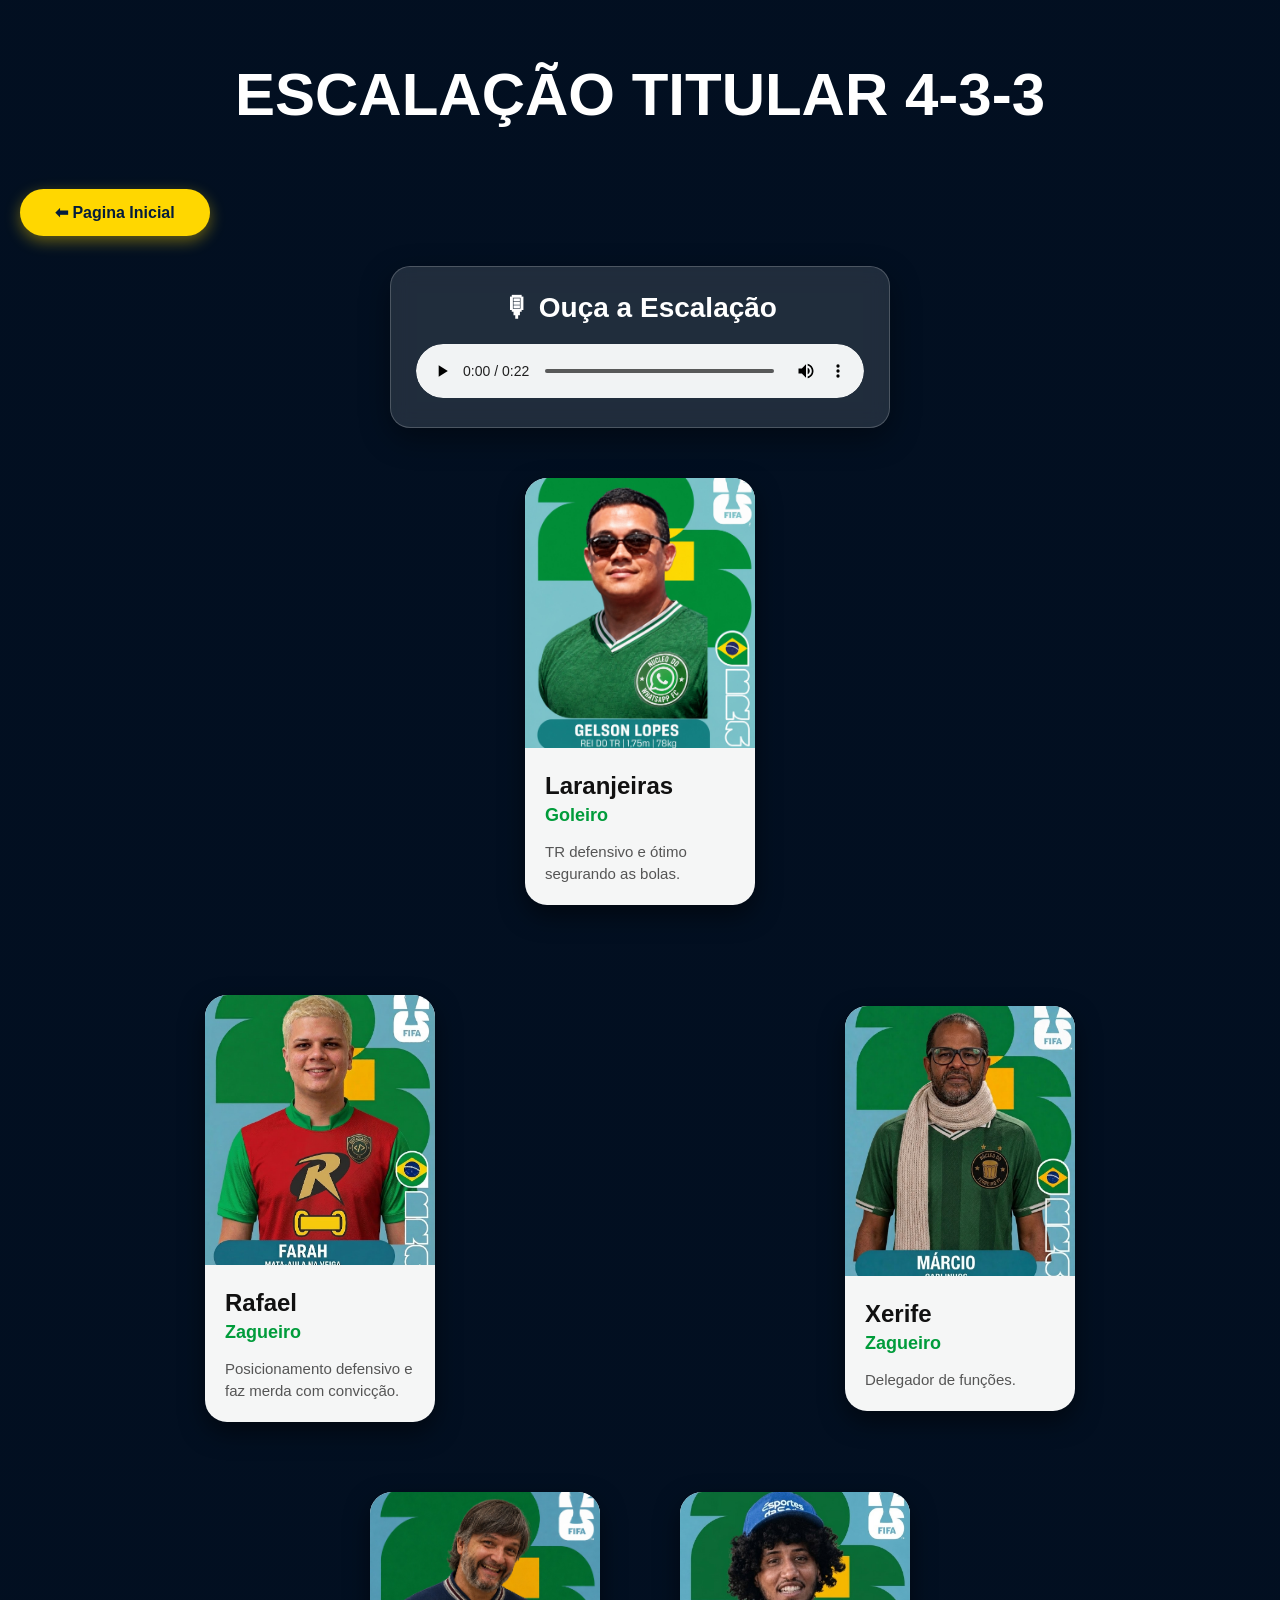
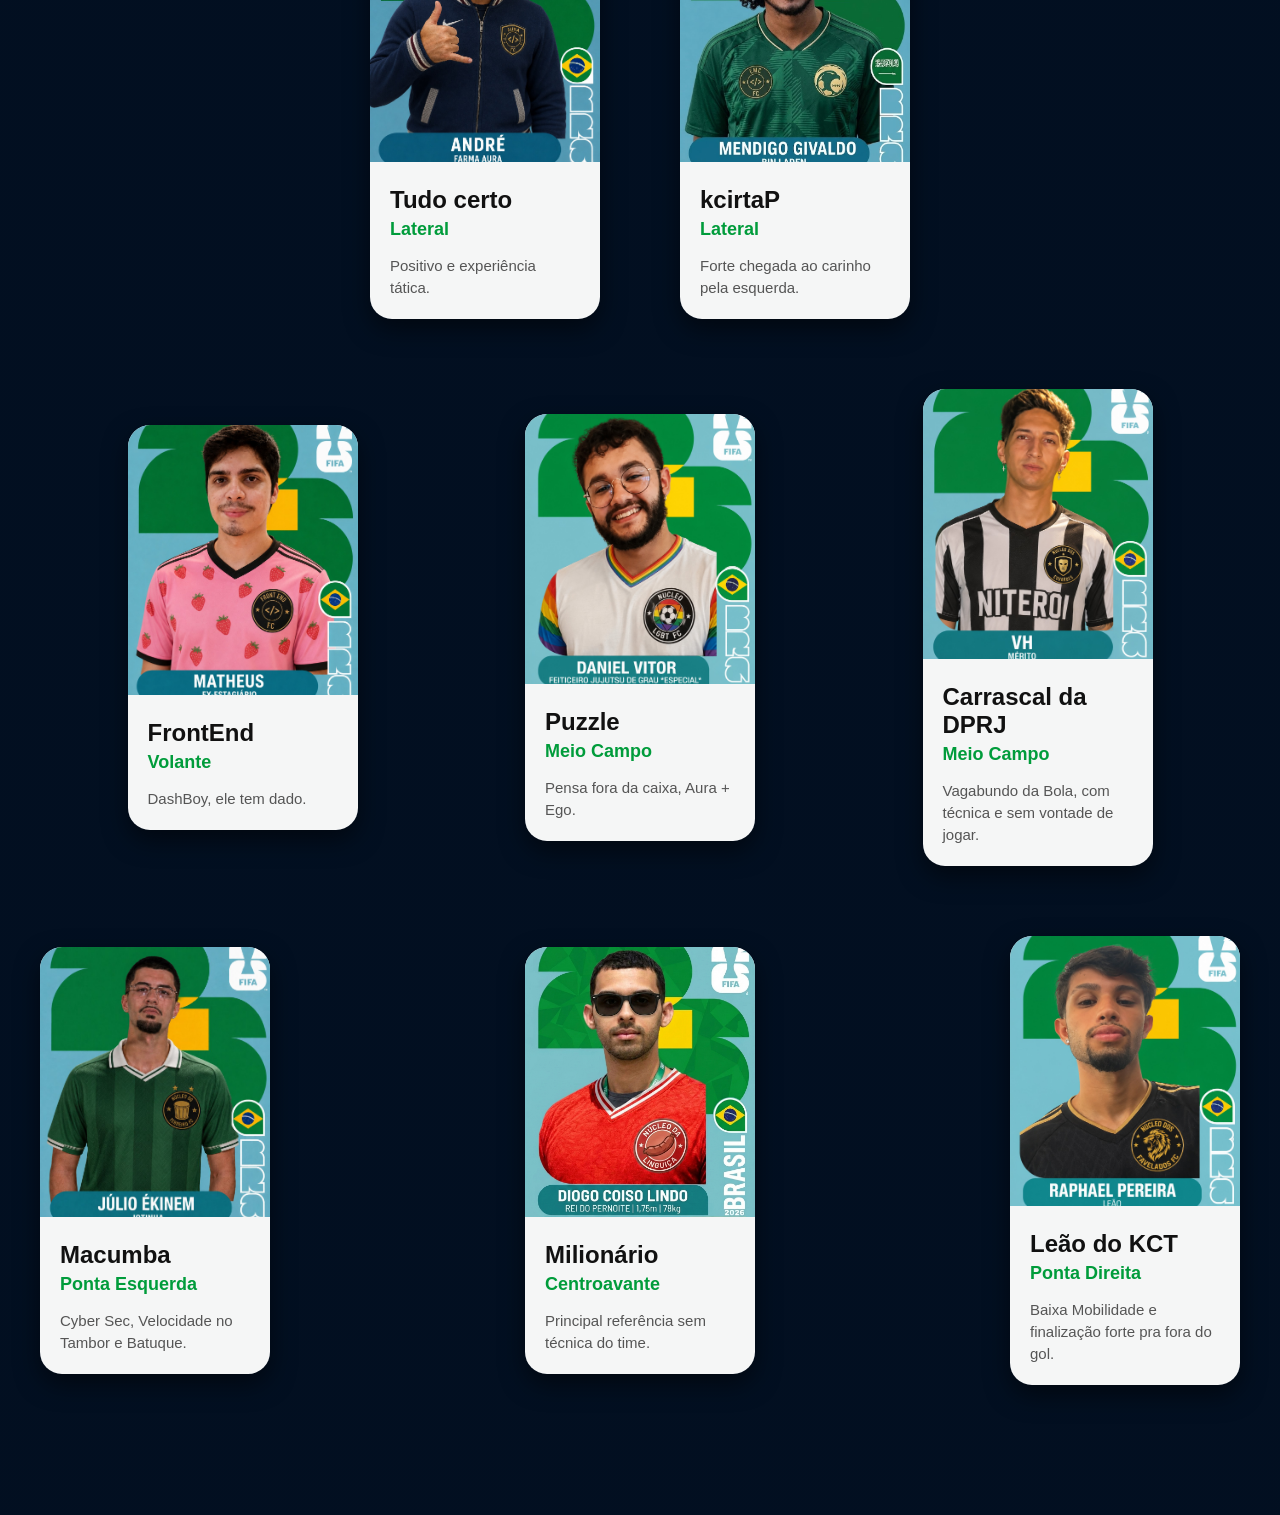
<file: escalacao.html>
<!DOCTYPE html>
<html lang="en">
<head>
    <meta charset="UTF-8">
    <meta name="viewport" content="width=device-width, initial-scale=1.0">
    <title>escalação</title>
    <link rel="stylesheet" href="style.css">
    <link rel="icon" href="/bola da copa.jpg" type="image/png">
</head>
<body>
    
<section class="escalacao">

    <h1 class="titulo-esc">
        ESCALAÇÃO TITULAR 4-3-3
    </h1>
    
        <a href="index.html" class="btn-inicio">
            ⬅ Pagina Inicial
        </a>
       <div class="audio-player">

    <h3>
        🎙 Ouça a Escalação
    </h3>

    <audio controls>
        <source src="/ANCELOTI-SELEÇÃO-2026-05-27-16-02-A-escalação-da-Defensoria-para-copa,-vem-com-os.mp3" type="audio/mpeg">
        Seu navegador não suporta áudio.
    </audio>

</div>
    <div class="campo">

        <!-- GOLEIRO -->
        <div class="linha goleiro">

            <div class="jogador">

                <img src="/gelson.jpeg">

                <div class="info">

                    <h3>Laranjeiras</h3>

                    <span>Goleiro</span>

                    <p>
                        TR defensivo e ótimo segurando as bolas.
                    </p>

                </div>

            </div>

        </div>

        <!-- ZAGUEIROS -->
        <div class="linha zaga">

            <div class="jogador">

                <img src="/farah.jpeg">

                <div class="info">

                    <h3>Rafael</h3>

                    <span>Zagueiro</span>

                    <p>
                       Posicionamento defensivo e faz merda com convicção.
                    </p>

                </div>

            </div>

            <div class="jogador">

                <img src="/MARCIO.jpg">

                <div class="info">

                    <h3>Xerife</h3>

                    <span>Zagueiro</span>

                    <p>
                        Delegador de funções.
                    </p>

                </div>

            </div>

        </div>

        <!-- LATERAIS -->
        <div class="linha defesa">

            <div class="jogador">

                <img src="/ANDRE.jpeg">

                <div class="info">

                    <h3>Tudo certo</h3>

                    <span>Lateral</span>

                    <p>
                        Positivo e experiência tática.
                    </p>

                </div>

            </div>

            <div class="jogador">

                <img src="/patrick.jpeg">

                <div class="info">

                    <h3>kcirtaP</h3>

                    <span>Lateral</span>

                    <p>
                        Forte chegada ao carinho pela esquerda.
                    </p>

                </div>

            </div>

        </div>

        <!-- MEIAS -->
        <div class="linha meio">

            <div class="jogador">

                <img src="/matheus.jpeg">

                <div class="info">

                    <h3>FrontEnd</h3>

                    <span>Volante</span>

                    <p>
                        DashBoy, ele tem dado.
                    </p>

                </div>

            </div>

            <div class="jogador">

                <img src="/daniboy.jpeg">

                <div class="info">

                    <h3>Puzzle</h3>

                    <span>Meio Campo</span>

                    <p>
                        Pensa fora da caixa, Aura + Ego.
                    </p>

                </div>

            </div>

            <div class="jogador">

                <img src="/vh.jpeg">

                <div class="info">

                    <h3>Carrascal da DPRJ</h3>

                    <span>Meio Campo</span>

                    <p>
                        Vagabundo da Bola, com técnica e sem vontade de jogar.
                    </p>

                </div>

            </div>

        </div>

        <!-- ATAQUE -->
        <div class="linha ataque">

            <div class="jogador">

                <img src="/julio.jpeg">

                <div class="info">

                    <h3>Macumba</h3>

                    <span>Ponta Esquerda</span>

                    <p>
                        Cyber Sec, Velocidade no Tambor e Batuque.
                    </p>

                </div>

            </div>

            <div class="jogador">

                <img src="/diogo.jpeg">

                <div class="info">

                    <h3>Milionário</h3>

                    <span>Centroavante</span>

                    <p>
                        Principal referência sem técnica do time.
                    </p>

                </div>

            </div>

            <div class="jogador">

                <img src="/leao.jpeg">

                <div class="info">

                    <h3>Leão do KCT</h3>

                    <span>Ponta Direita</span>

                    <p>
                        Baixa Mobilidade e finalização forte pra fora do gol.
                    </p>

                </div>

            </div>

        </div>

    </div>

</section>

</body>
</html>
</file>
<file: style.css>
*{
    margin: 0;
    padding: 0;
    box-sizing: border-box;
}

body{
    background: #041c3c;
    font-family: Arial;
    color: white;
}

/* MENU */
.menu{
    background: #021126;
    padding: 20px 0;
}

/* HERO */
.hero{
    padding: 100px 0;
}

.titulo{
    font-size: 70px;
    font-weight: bold;
}

.descricao{
    font-size: 22px;
    margin: 20px 0;
}

.imagem-banner{
    border-radius: 20px;
    max-height: 600px;
}

/* JOGOS */
.jogos{
    padding: 80px 0;
    background: white;
    color: black;
}

.card-jogo{
    background: #f4f4f4;
    padding: 30px;
    border-radius: 20px;
    text-align: center;
    transition: 0.3s;
}

.card-jogo:hover{
    transform: translateY(-10px);
}

/* =========================
   PÁGINA ESCALAÇÃO
========================= */

.escalacao{
    min-height: 100vh;
    padding: 60px 20px;

    background:
    linear-gradient(rgba(0,0,0,0.45), rgba(0,0,0,0.45)),
    url('https://images.unsplash.com/photo-1486286701208-1d58e9338013?q=80&w=1600&auto=format&fit=crop');

    background-size: cover;
    background-position: center;
}

/* TÍTULO */
.titulo-esc{
    text-align: center;
    font-size: 60px;
    font-weight: bold;
    color: white;
    margin-bottom: 60px;
}

/* CAMPO */
.campo{
    max-width: 1200px;
    margin: auto;
}

/* LINHAS */
.linha{
    display: flex;
    justify-content: center;
    align-items: center;
    gap: 80px;
    margin-bottom: 70px;
}

/* GOLEIRO */
.goleiro{
    margin-bottom: 90px;
}

/* ZAGA */
.zaga{
    justify-content: space-around;
}

/* MEIO */
.meio{
    justify-content: space-evenly;
}

/* ATAQUE */
.ataque{
    justify-content: space-between;
}

/* CARD */
.jogador{
    width: 230px;
    background: rgba(255,255,255,0.96);
    border-radius: 22px;
    overflow: hidden;
    transition: 0.3s;
    box-shadow: 0 10px 25px rgba(0,0,0,0.5);
}

.jogador:hover{
    transform: translateY(-10px);
}

/* FOTO */
.jogador img{
    width: 100%;
    height: 270px;
    object-fit: cover;
}

/* CONTEÚDO */
.info{
    padding: 20px;
}

/* NOME */
.info h3{
    font-size: 24px;
    font-weight: bold;
    color: #111;
    margin-bottom: 5px;
}

/* POSIÇÃO */
.info span{
    color: #009c3b;
    font-weight: bold;
    font-size: 18px;
}

/* COMENTÁRIO */
.info p{
    margin-top: 15px;
    color: #555;
    font-size: 15px;
    line-height: 22px;
}

/* RESPONSIVO */
@media(max-width: 1100px){

    .linha{
        flex-wrap: wrap;
        gap: 30px;
    }

    .jogador{
        width: 180px;
    }

    .jogador img{
        height: 220px;
    }

}

@media(max-width: 768px){

    .titulo-esc{
        font-size: 40px;
    }

    .jogador{
        width: 160px;
    }

    .jogador img{
        height: 180px;
    }

}

.btn-inicio{
    background: #ffd700;
    color: #041c3c;
    font-weight: bold;
    padding: 14px 35px;
    border-radius: 50px;
    text-decoration: none;
    transition: 0.3s;
    display: inline-block;
    box-shadow: 0 5px 15px rgba(255,215,0,0.4);
}

.btn-inicio:hover{
    background: #ffcc00;
    transform: translateY(-4px);
    color: #041c3c;
    box-shadow: 0 8px 20px rgba(255,215,0,0.6);
}
.audio-player{
    width: 100%;
    max-width: 500px;

    margin: 30px auto 50px auto;

    background: rgba(255,255,255,0.12);

    backdrop-filter: blur(10px);

    padding: 25px;

    border-radius: 20px;

    text-align: center;

    border: 1px solid rgba(255,255,255,0.2);

    box-shadow: 0 10px 30px rgba(0,0,0,0.4);
}

.audio-player h3{
    color: white;
    margin-bottom: 20px;
    font-size: 28px;
    font-weight: bold;
}

.audio-player audio{
    width: 100%;
    border-radius: 50px;
}
</file>
